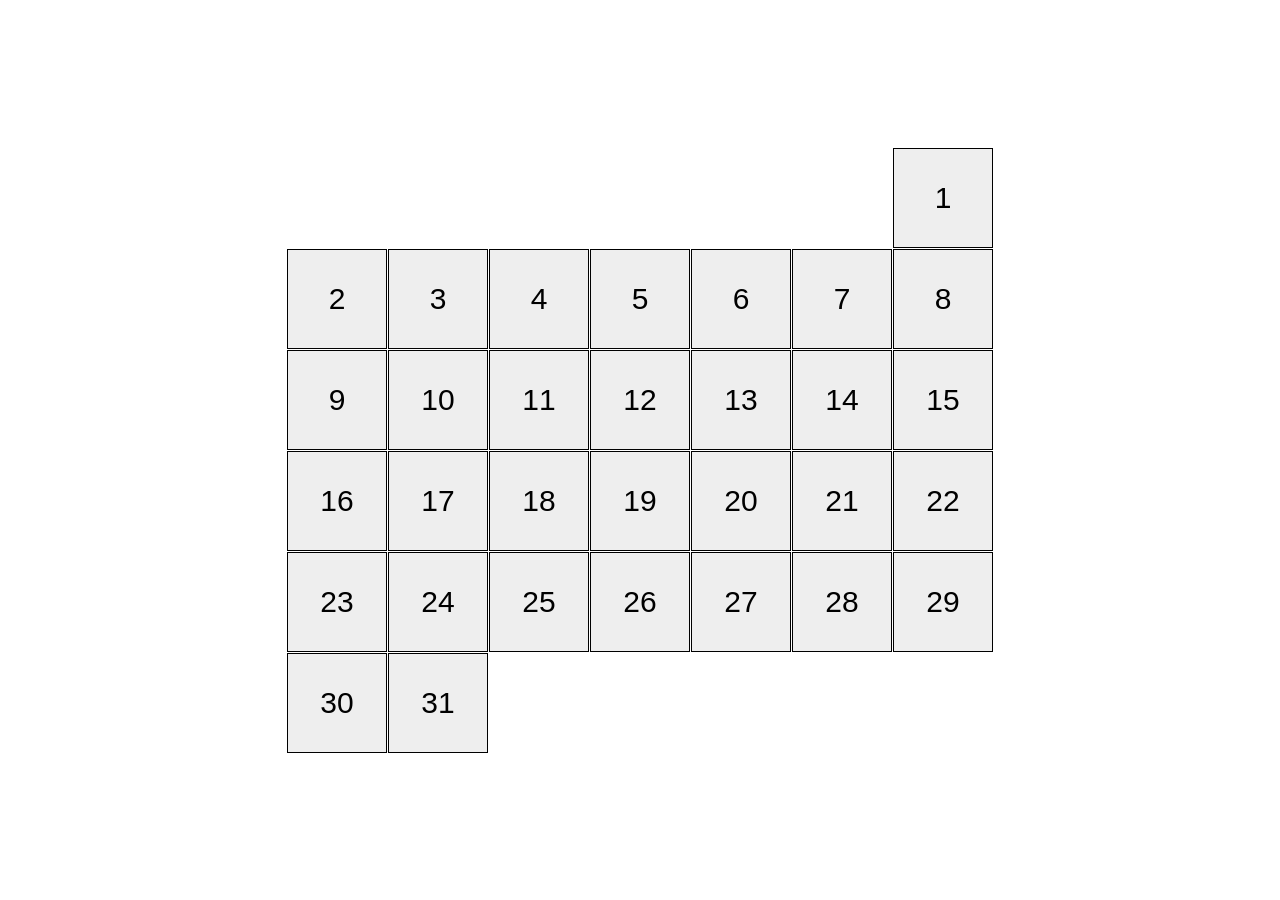
<file: index.html>
<!doctype html><html lang="en"><head><meta charset="utf-8"><meta name="viewport" content="width=device-width, initial-scale=1.0"><title>Calendar</title><link rel="stylesheet" href="index.3970327f.css"></head><body> <div class="calendar calendar--month-length-31 calendar--start-day-sun"> <div class="calendar__day"></div> <div class="calendar__day"></div> <div class="calendar__day"></div> <div class="calendar__day"></div> <div class="calendar__day"></div> <div class="calendar__day"></div> <div class="calendar__day"></div> <div class="calendar__day"></div> <div class="calendar__day"></div> <div class="calendar__day"></div> <div class="calendar__day"></div> <div class="calendar__day"></div> <div class="calendar__day"></div> <div class="calendar__day"></div> <div class="calendar__day"></div> <div class="calendar__day"></div> <div class="calendar__day"></div> <div class="calendar__day"></div> <div class="calendar__day"></div> <div class="calendar__day"></div> <div class="calendar__day"></div> <div class="calendar__day"></div> <div class="calendar__day"></div> <div class="calendar__day"></div> <div class="calendar__day"></div> <div class="calendar__day"></div> <div class="calendar__day"></div> <div class="calendar__day"></div> <div class="calendar__day"></div> <div class="calendar__day"></div> <div class="calendar__day"></div> </div> </body></html>
</file>
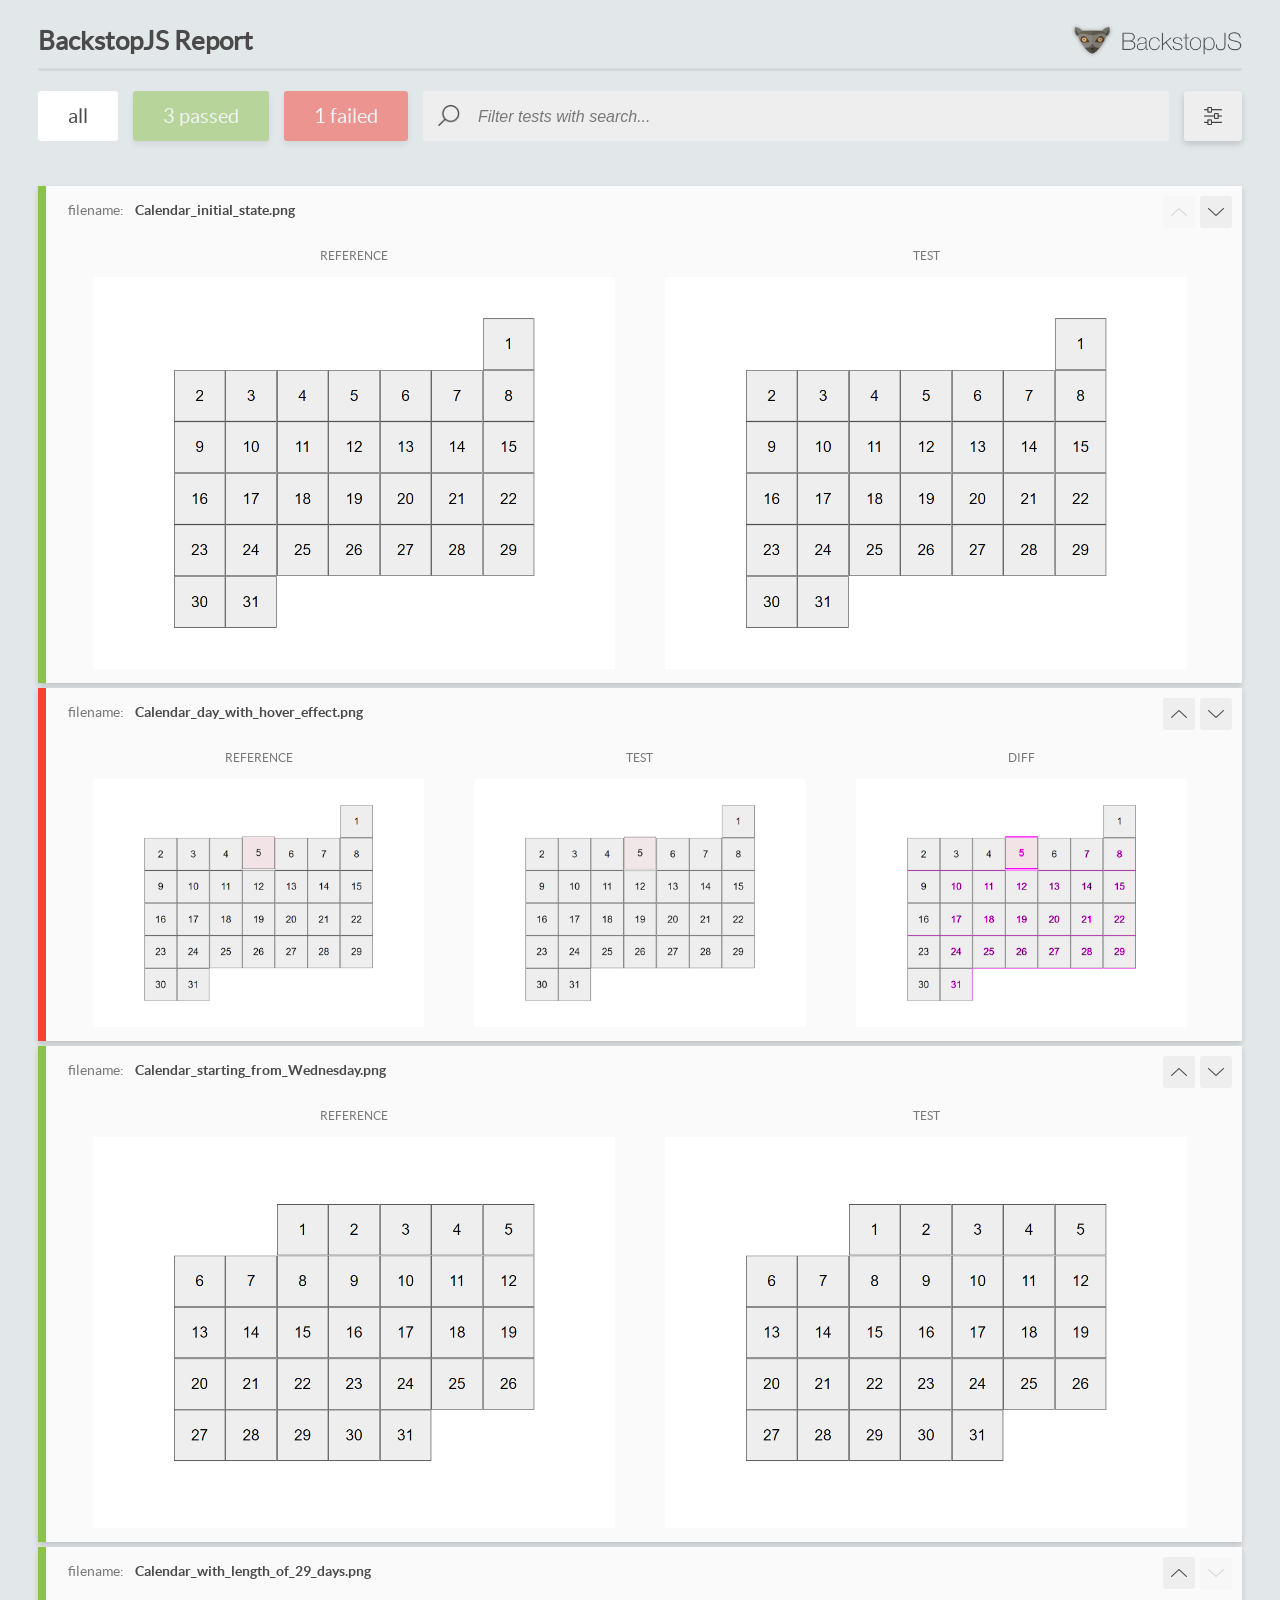
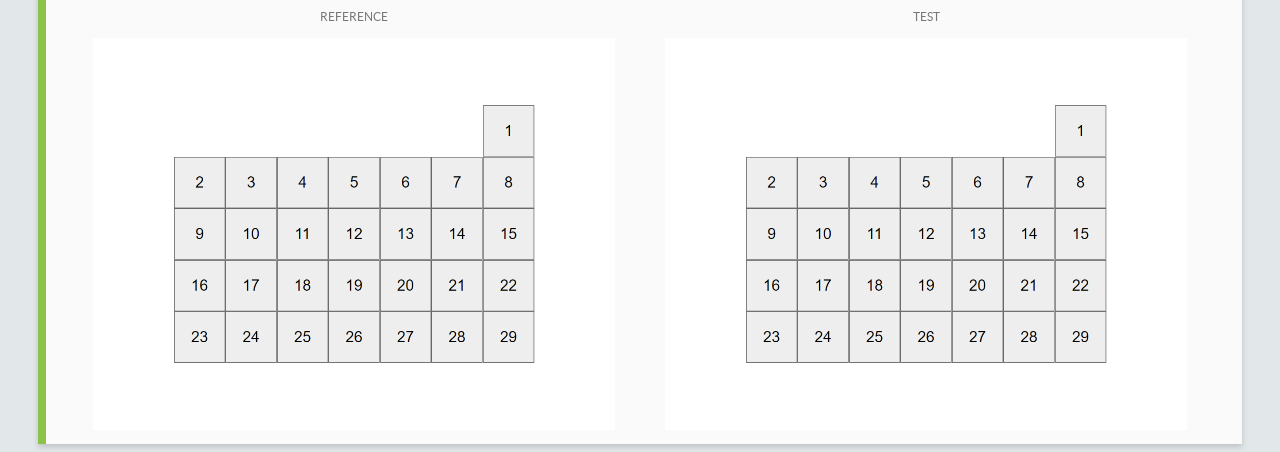
<file: report/html_report/index.html>
<!DOCTYPE html>
<html>
  <head>
    <meta charset="utf-8">
    <!-- Disable Cache -->
    <meta http-equiv="Cache-Control" content="no-cache, no-store, must-revalidate">
    <meta http-equiv="Pragma" content="no-cache">
    <meta http-equiv="Expires" content="0">

    <title>BackstopJS Report</title>

    <style>
      @font-face {
          font-family: 'latoregular';
          src: url('./assets/fonts/lato-regular-webfont.woff2') format('woff2'),
              url('./assets/fonts/lato-regular-webfont.woff') format('woff');
          font-weight: 400;
          font-style: normal;
      }
      @font-face {
          font-family: 'latobold';
          src: url('./assets/fonts/lato-bold-webfont.woff2') format('woff2'),
              url('./assets/fonts/lato-bold-webfont.woff') format('woff');
          font-weight: 700;
          font-style: normal;
      }

      .ReactModal__Body--open {
          overflow: hidden;
      }
      .ReactModal__Body--open .header {
        display: none;
      }

    </style>
  </head>
  <body style="background-color: #E2E7EA">
    <div id="root">

    </div>
    <script>
      function report (report) { // eslint-disable-line no-unused-vars
        window.tests = report;
      }
    </script>
    <script src="config.js"></script>
    <script src="index_bundle.js"></script>
  </body>
</html>
</file>
<file: index.3970327f.css>
body{justify-content:center;align-items:center;height:100vh;margin:0;display:flex}.calendar{box-sizing:border-box;flex-wrap:wrap;gap:1px;width:716px;padding:5px;display:flex}.calendar__day{box-sizing:border-box;background-color:#eee;border:1px solid #000;justify-content:center;align-items:center;width:100px;height:100px;transition:all .5s;display:flex;position:relative}.calendar__day:hover{cursor:pointer;background-color:#ffbfcb;transform:translateY(-20px)}.calendar__day:first-child:before{content:"1";font-family:Arial,sans-serif;font-size:30px;position:absolute;top:50%;left:50%;transform:translate(-50%,-50%)}.calendar__day:nth-child(2):before{content:"2";font-family:Arial,sans-serif;font-size:30px;position:absolute;top:50%;left:50%;transform:translate(-50%,-50%)}.calendar__day:nth-child(3):before{content:"3";font-family:Arial,sans-serif;font-size:30px;position:absolute;top:50%;left:50%;transform:translate(-50%,-50%)}.calendar__day:nth-child(4):before{content:"4";font-family:Arial,sans-serif;font-size:30px;position:absolute;top:50%;left:50%;transform:translate(-50%,-50%)}.calendar__day:nth-child(5):before{content:"5";font-family:Arial,sans-serif;font-size:30px;position:absolute;top:50%;left:50%;transform:translate(-50%,-50%)}.calendar__day:nth-child(6):before{content:"6";font-family:Arial,sans-serif;font-size:30px;position:absolute;top:50%;left:50%;transform:translate(-50%,-50%)}.calendar__day:nth-child(7):before{content:"7";font-family:Arial,sans-serif;font-size:30px;position:absolute;top:50%;left:50%;transform:translate(-50%,-50%)}.calendar__day:nth-child(8):before{content:"8";font-family:Arial,sans-serif;font-size:30px;position:absolute;top:50%;left:50%;transform:translate(-50%,-50%)}.calendar__day:nth-child(9):before{content:"9";font-family:Arial,sans-serif;font-size:30px;position:absolute;top:50%;left:50%;transform:translate(-50%,-50%)}.calendar__day:nth-child(10):before{content:"10";font-family:Arial,sans-serif;font-size:30px;position:absolute;top:50%;left:50%;transform:translate(-50%,-50%)}.calendar__day:nth-child(11):before{content:"11";font-family:Arial,sans-serif;font-size:30px;position:absolute;top:50%;left:50%;transform:translate(-50%,-50%)}.calendar__day:nth-child(12):before{content:"12";font-family:Arial,sans-serif;font-size:30px;position:absolute;top:50%;left:50%;transform:translate(-50%,-50%)}.calendar__day:nth-child(13):before{content:"13";font-family:Arial,sans-serif;font-size:30px;position:absolute;top:50%;left:50%;transform:translate(-50%,-50%)}.calendar__day:nth-child(14):before{content:"14";font-family:Arial,sans-serif;font-size:30px;position:absolute;top:50%;left:50%;transform:translate(-50%,-50%)}.calendar__day:nth-child(15):before{content:"15";font-family:Arial,sans-serif;font-size:30px;position:absolute;top:50%;left:50%;transform:translate(-50%,-50%)}.calendar__day:nth-child(16):before{content:"16";font-family:Arial,sans-serif;font-size:30px;position:absolute;top:50%;left:50%;transform:translate(-50%,-50%)}.calendar__day:nth-child(17):before{content:"17";font-family:Arial,sans-serif;font-size:30px;position:absolute;top:50%;left:50%;transform:translate(-50%,-50%)}.calendar__day:nth-child(18):before{content:"18";font-family:Arial,sans-serif;font-size:30px;position:absolute;top:50%;left:50%;transform:translate(-50%,-50%)}.calendar__day:nth-child(19):before{content:"19";font-family:Arial,sans-serif;font-size:30px;position:absolute;top:50%;left:50%;transform:translate(-50%,-50%)}.calendar__day:nth-child(20):before{content:"20";font-family:Arial,sans-serif;font-size:30px;position:absolute;top:50%;left:50%;transform:translate(-50%,-50%)}.calendar__day:nth-child(21):before{content:"21";font-family:Arial,sans-serif;font-size:30px;position:absolute;top:50%;left:50%;transform:translate(-50%,-50%)}.calendar__day:nth-child(22):before{content:"22";font-family:Arial,sans-serif;font-size:30px;position:absolute;top:50%;left:50%;transform:translate(-50%,-50%)}.calendar__day:nth-child(23):before{content:"23";font-family:Arial,sans-serif;font-size:30px;position:absolute;top:50%;left:50%;transform:translate(-50%,-50%)}.calendar__day:nth-child(24):before{content:"24";font-family:Arial,sans-serif;font-size:30px;position:absolute;top:50%;left:50%;transform:translate(-50%,-50%)}.calendar__day:nth-child(25):before{content:"25";font-family:Arial,sans-serif;font-size:30px;position:absolute;top:50%;left:50%;transform:translate(-50%,-50%)}.calendar__day:nth-child(26):before{content:"26";font-family:Arial,sans-serif;font-size:30px;position:absolute;top:50%;left:50%;transform:translate(-50%,-50%)}.calendar__day:nth-child(27):before{content:"27";font-family:Arial,sans-serif;font-size:30px;position:absolute;top:50%;left:50%;transform:translate(-50%,-50%)}.calendar__day:nth-child(28):before{content:"28";font-family:Arial,sans-serif;font-size:30px;position:absolute;top:50%;left:50%;transform:translate(-50%,-50%)}.calendar__day:nth-child(29):before{content:"29";font-family:Arial,sans-serif;font-size:30px;position:absolute;top:50%;left:50%;transform:translate(-50%,-50%)}.calendar__day:nth-child(30):before{content:"30";font-family:Arial,sans-serif;font-size:30px;position:absolute;top:50%;left:50%;transform:translate(-50%,-50%)}.calendar__day:nth-child(31):before{content:"31";font-family:Arial,sans-serif;font-size:30px;position:absolute;top:50%;left:50%;transform:translate(-50%,-50%)}.calendar--start-day-mon .calendar__day:first-child{margin-left:0}.calendar--start-day-tue .calendar__day:first-child{margin-left:101px}.calendar--start-day-wed .calendar__day:first-child{margin-left:202px}.calendar--start-day-thu .calendar__day:first-child{margin-left:303px}.calendar--start-day-fri .calendar__day:first-child{margin-left:404px}.calendar--start-day-sat .calendar__day:first-child{margin-left:505px}.calendar--start-day-sun .calendar__day:first-child{margin-left:606px}.calendar--month-length-28 .calendar__day:nth-child(n+29),.calendar--month-length-29 .calendar__day:nth-child(n+30),.calendar--month-length-30 .calendar__day:nth-child(n+31),.calendar--month-length-31 .calendar__day:nth-child(n+32){display:none}
/*# sourceMappingURL=index.3970327f.css.map */
</file>
